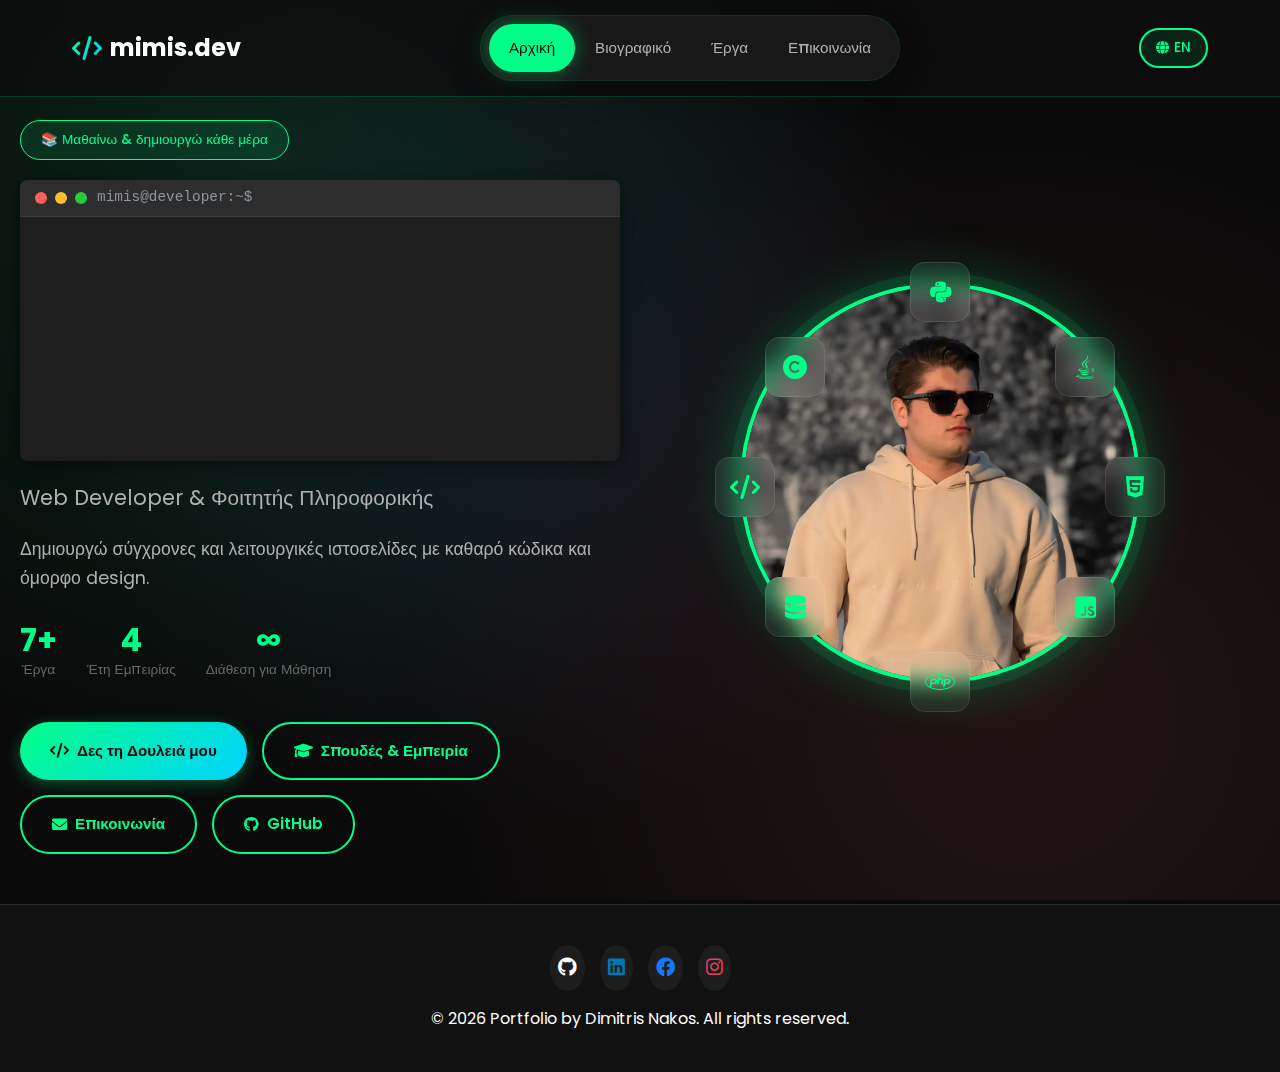
<file: index.html>
<!DOCTYPE html>
<html lang="el">
<head>
    <meta charset="UTF-8">
    <meta name="viewport" content="width=device-width, initial-scale=1.0">
    <title>Δημήτριος Νάκος - Web Developer</title>
    <meta name="description" content="Φοιτητής προγραμματισμού με πάθος για την ανάπτυξη web εφαρμογών. Μαθαίνω νέες τεχνολογίες κάθε μέρα.">
    <link rel="stylesheet" href="Untitled-2.css">
    <link href="https://fonts.googleapis.com/css2?family=Poppins:wght@300;400;500;600;700;800&display=swap" rel="stylesheet">
    <link rel="stylesheet" href="https://cdnjs.cloudflare.com/ajax/libs/font-awesome/6.0.0/css/all.min.css">
    <link rel="icon" href="https://via.placeholder.com/32x32/3498db/ffffff?text=DN" type="image/x-icon">
</head>
<body>
    <!-- Navigation -->
    <nav class="navbar">
        <div class="nav-container">
            <div class="nav-logo">
                <a href="index.html"><i class="fas fa-code"></i> mimis.dev</a>
            </div>
            <div class="nav-menu">
                <a href="index.html" class="nav-link active" data-lang="nav.home">Αρχική</a>
                <a href="about.html" class="nav-link" data-lang="nav.about">Βιογραφικό</a>
                <a href="projects.html" class="nav-link" data-lang="nav.projects">Έργα</a>
                <a href="contact.html" class="nav-link" data-lang="nav.contact">Επικοινωνία</a>
            </div>
            <div class="nav-extras">
                <button class="lang-toggle" onclick="toggleLanguage()">
                    <i class="fas fa-globe"></i> EN
                </button>
                <div class="hamburger">
                    <span class="bar"></span>
                    <span class="bar"></span>
                    <span class="bar"></span>
                </div>
            </div>
        </div>
    </nav>

    <!-- Hero Section -->
    <section id="home" class="hero">
        <div class="hero-content">
            <div class="hero-badge">
                <span data-lang="hero.badge">📚 Μαθαίνω & δημιουργώ κάθε μέρα</span>
            </div>
            <h1>
                <div class="terminal-window">
                    <div class="terminal-header">
                        <div class="terminal-buttons">
                            <span class="btn-close"></span>
                            <span class="btn-minimize"></span>
                            <span class="btn-maximize"></span>
                        </div>
                        <span class="terminal-title">mimis@developer:~$</span>
                    </div>
                    <div class="terminal-body">
                        <div class="terminal-line">
                            <span class="prompt">$</span> <span class="command">whoami</span>
                        </div>
                        <div class="terminal-line output">
                            <span class="highlight" data-lang="hero.name">Δημήτρης Νάκος</span>
                        </div>
                        <div class="terminal-line">
                            <span class="prompt">$</span> <span class="command">echo "<span data-lang="hero.greeting">Γεια σας!</span>"</span>
                        </div>
                        <div class="terminal-line output" data-lang="hero.greeting">
                            Γεια σας!
                        </div>
                        <div class="terminal-line">
                            <span class="prompt">$</span> <span class="cursor">_</span>
                        </div>
                    </div>
                </div>
            </h1>
            <h2 class="hero-subtitle" data-lang="hero.title">
                <i class="fas fa-code"></i> Web Developer | 
                <i class="fas fa-network-wired"></i> Τεχνικός Δικτύων | 
                <i class="fas fa-user-tie"></i> IT Manager
            </h2>
            <p class="hero-description" data-lang="hero.description">Φοιτητής προγραμματισμού που αγαπά να δημιουργεί ιστοσελίδες και να μαθαίνει νέες τεχνολογίες. Κάθε μέρα εξερευνώ τον κόσμο του web development και δημιουργώ projects που με ενθουσιάζουν.</p>
            
            <div class="hero-stats">
                <div class="stat-item">
                    <span class="stat-number">7+</span>
                    <span class="stat-label" data-lang="stats.projects">Learning Projects</span>
                </div>
                <div class="stat-item">
                    <span class="stat-number">4</span>
                    <span class="stat-label" data-lang="stats.experience">Έτη Μάθησης</span>
                </div>
                <div class="stat-item">
                    <span class="stat-number">∞</span>
                    <span class="stat-label" data-lang="stats.learning">Διάθεση για Μάθηση</span>
                </div>
            </div>
            
            <div class="hero-buttons">
                <a href="projects.html" class="btn btn-primary">
                    <i class="fas fa-code"></i> <span data-lang="hero.viewWork">Δείτε τα Projects μου</span>
                </a>
                <a href="about.html" class="btn btn-outline">
                    <i class="fas fa-graduation-cap"></i> <span data-lang="hero.about">Σπουδές & Εμπειρία</span>
                </a>
                <a href="contact.html" class="btn btn-outline">
                    <i class="fas fa-envelope"></i> <span data-lang="hero.contact">Στείλτε μήνυμα</span>
                </a>
                <a href="https://github.com/Mimisnak" class="btn btn-outline" target="_blank">
                    <i class="fab fa-github"></i> GitHub
                </a>
            </div>
        </div>
        
        <div class="hero-image">
            <div class="image-container">
                <img src="images/503944595_18402722887111142_2495108061264005510_n.jpg" alt="Δημήτριος Νάκος - Web Developer" onerror="this.src='https://via.placeholder.com/400x400/667eea/ffffff?text=Dimitrios+Nakos'">
                <div class="floating-icons">
                    <div class="float-icon python"><i class="fab fa-python"></i></div>
                    <div class="float-icon java"><i class="fab fa-java"></i></div>
                    <div class="float-icon html5"><i class="fab fa-html5"></i></div>
                    <div class="float-icon javascript"><i class="fab fa-js-square"></i></div>
                    <div class="float-icon php"><i class="fab fa-php"></i></div>
                    <div class="float-icon database"><i class="fas fa-database"></i></div>
                    <div class="float-icon cpp"><i class="fas fa-code"></i></div>
                    <div class="float-icon c-lang"><i class="fas fa-copyright"></i></div>
                </div>
            </div>
        </div>
    </section>

    <!-- Footer -->
    <footer class="footer">
        <div class="container">
            <div class="footer-content">
                <div class="social-links">
                    <a href="https://github.com/Mimisnak" target="_blank"><i class="fab fa-github"></i></a>
                    <a href="https://www.linkedin.com/in/dimitrios-nakos-a669022a9/" target="_blank"><i class="fab fa-linkedin"></i></a>
                    <a href="https://www.facebook.com/dimitris.nakos.357" target="_blank"><i class="fab fa-facebook"></i></a>
                    <a href="https://www.instagram.com/dimitris_nakos_/" target="_blank"><i class="fab fa-instagram"></i></a>
                </div>
                <p data-lang="footer.rights">&copy; 2025 Portfolio by Dimitris Nakos. All rights reserved.</p>
            </div>
        </div>
    </footer>

    <script src="Untitled-2.js"></script>
    <script src="lang.js"></script>
</body>
</html>
</file>
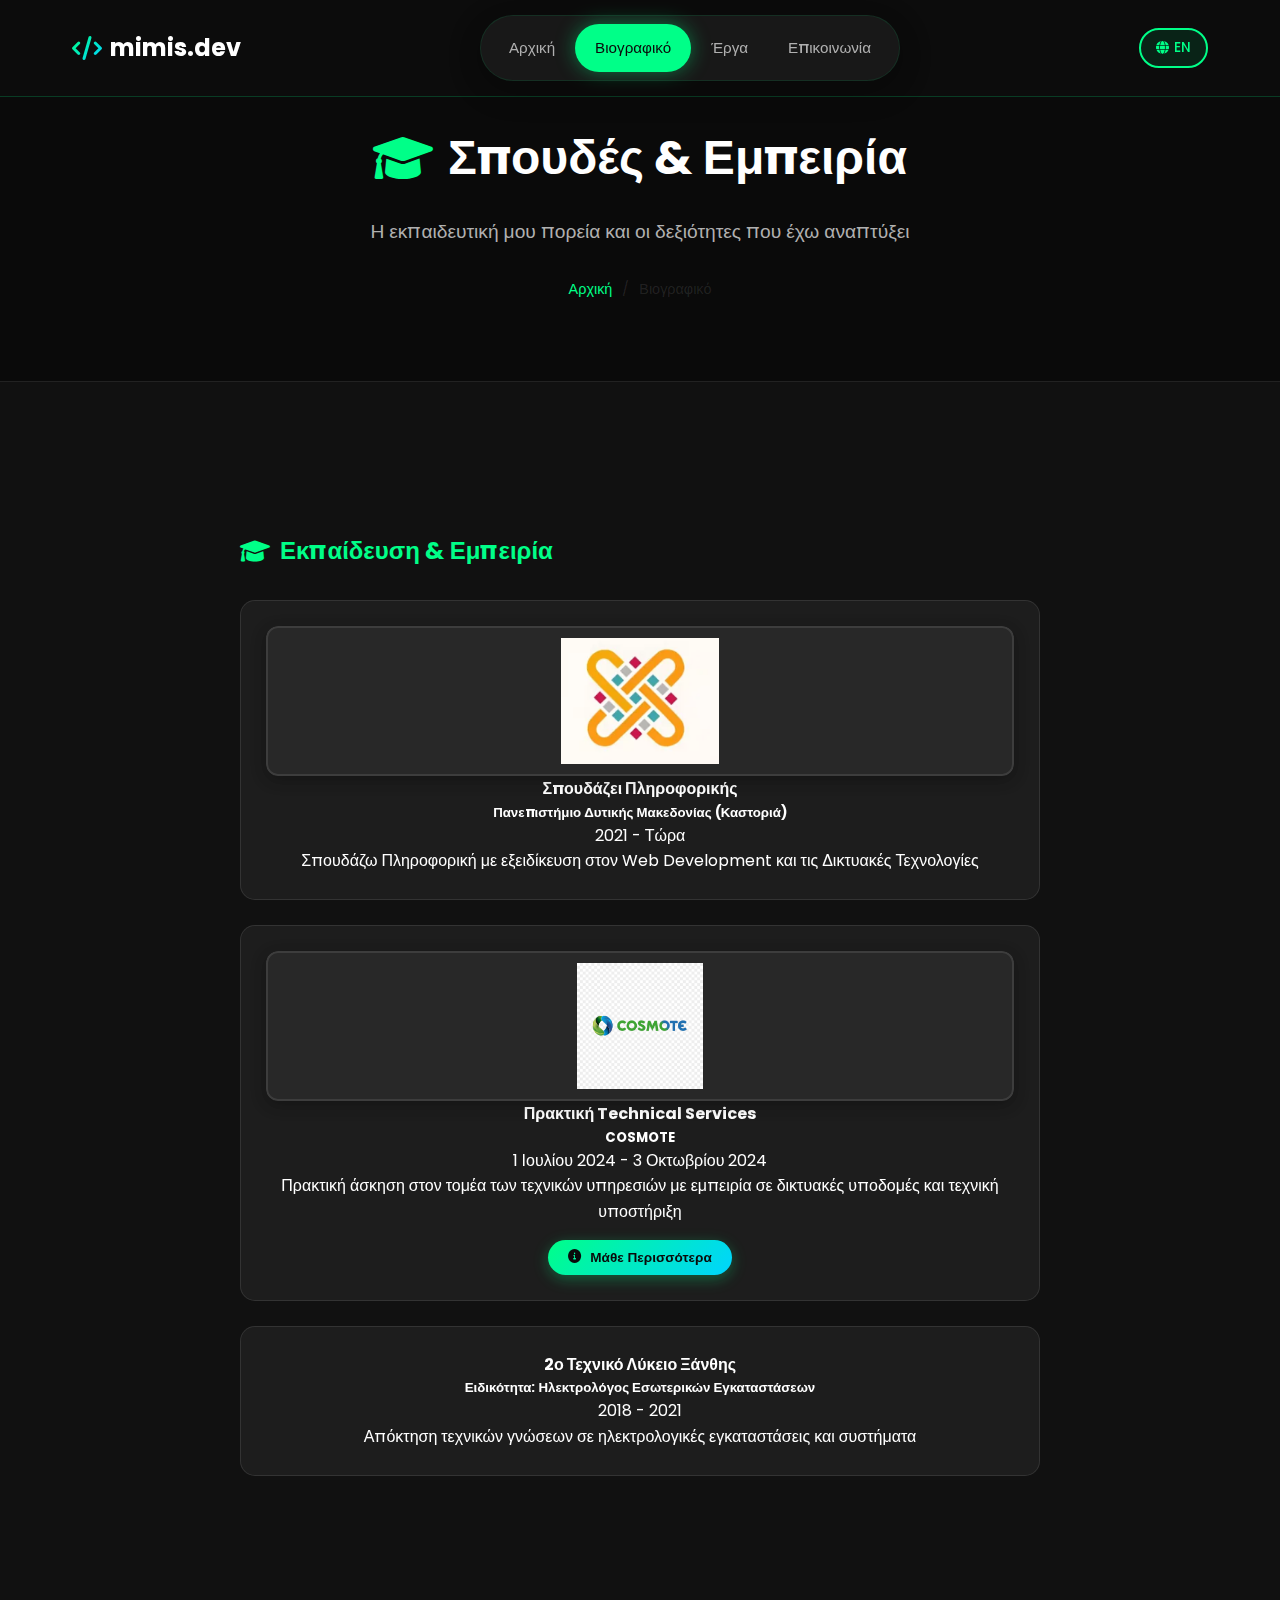
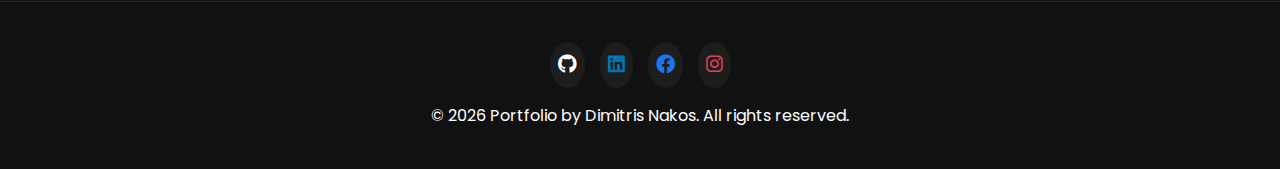
<file: about.html>
<!DOCTYPE html>
<html lang="el">
<head>
    <meta charset="UTF-8">
    <meta name="viewport" content="width=device-width, initial-scale=1.0">
    <title>Σπουδές & Εμπειρία - Δημήτριος Νάκος</title>
    <meta name="description" content="Οι σπουδές και η εμπειρία του Δημήτρη Νάκου">
    <link rel="stylesheet" href="./Untitled-2.css">
    <link href="https://fonts.googleapis.com/css2?family=Poppins:wght@300;400;500;600;700;800&display=swap" rel="stylesheet">
    <link rel="stylesheet" href="https://cdnjs.cloudflare.com/ajax/libs/font-awesome/6.0.0/css/all.min.css">
    <link rel="icon" href="https://via.placeholder.com/32x32/3498db/ffffff?text=DN" type="image/x-icon">
</head>
<body>
    <!-- Navigation -->
    <nav class="navbar">
        <div class="nav-container">
            <div class="nav-logo">
                <a href="index.html"><i class="fas fa-code"></i> mimis.dev</a>
            </div>
            <div class="nav-menu">
                <a href="index.html" class="nav-link" data-lang="nav.home">Αρχική</a>
                <a href="about.html" class="nav-link active" data-lang="nav.about">Βιογραφικό</a>
                <a href="projects.html" class="nav-link" data-lang="nav.projects">Έργα</a>
                <a href="contact.html" class="nav-link" data-lang="nav.contact">Επικοινωνία</a>
            </div>
            <div class="nav-extras">
                <button class="lang-toggle" onclick="toggleLanguage()">
                    <i class="fas fa-globe"></i> EN
                </button>
                <div class="hamburger">
                    <span class="bar"></span>
                    <span class="bar"></span>
                    <span class="bar"></span>
                </div>
            </div>
        </div>
    </nav>

    <!-- Page Header -->
    <section class="page-header">
        <div class="container">
            <div class="header-content">
                <h1><i class="fas fa-graduation-cap"></i> <span data-lang="about.title">Σπουδές & Εμπειρία</span></h1>
                <p data-lang="about.subtitle">Η εκπαιδευτική μου πορεία και οι δεξιότητες που έχω αναπτύξει</p>
                <div class="breadcrumb">
                    <a href="index.html" data-lang="breadcrumb.home">Αρχική</a> <span>/</span> <span data-lang="breadcrumb.about">Βιογραφικό</span>
                </div>
            </div>
        </div>
    </section>

    <!-- About Section -->
    <section id="about" class="about">
        <div class="container">
            <div class="about-content" style="display: flex; justify-content: center;">
                <div class="education" style="max-width: 800px; width: 100%; text-align: center;">
                    <h3 style="text-align: center;"><i class="fas fa-graduation-cap"></i> <span data-lang="about.education">Εκπαίδευση & Εμπειρία</span></h3>
                    
                    <!-- Πανεπιστήμιο -->
                    <div class="timeline-item" style="text-align: center;">
                        <div class="timeline-image" style="margin: 0 auto;">
                            <img src="images/panepistimio.png" alt="Πανεπιστήμιο Δυτικής Μακεδονίας" onerror="this.style.display='none'; this.nextElementSibling.style.display='flex';">
                            <div class="timeline-image-placeholder" style="display: none;">
                                <i class="fas fa-university"></i>
                                <span>Εικόνα Πανεπιστημίου</span>
                            </div>
                        </div>
                        <h4 data-lang="about.university">Σπουδάζει Πληροφορικής</h4>
                        <h5 data-lang="about.university.name">Πανεπιστήμιο Δυτικής Μακεδονίας (Καστοριά)</h5>
                        <span class="timeline-date">2021 - <span data-lang="about.present">Τώρα</span></span>
                        <p data-lang="about.university.desc">Σπουδάζω Πληροφορική με εξειδίκευση στον Web Development και τις Δικτυακές Τεχνολογίες</p>
                    </div>

                    <!-- Πρακτική -->
                    <div class="timeline-item" style="text-align: center;">
                        <div class="timeline-image" style="margin: 0 auto;">
                            <img src="images/cosmote.png" alt="COSMOTE" onerror="this.style.display='none'; this.nextElementSibling.style.display='flex';">
                            <div class="timeline-image-placeholder" style="display: none;">
                                <i class="fas fa-briefcase"></i>
                                <span>Εικόνα COSMOTE</span>
                            </div>
                        </div>
                        <h4 data-lang="about.internship">Πρώην Πρακτική Technical Services</h4>
                        <h5 data-lang="about.internship.company">COSMOTE - Ξάνθη, Θράκη</h5>
                        <span class="timeline-date" data-lang="about.internship.date">1 Ιουλίου 2024 - 3 Οκτωβρίου 2024</span>
                        <p data-lang="about.internship.desc">Πρακτική άσκηση στον τομέα των τεχνικών υπηρεσιών με εμπειρία σε δικτυακές υποδομές και τεχνική υποστήριξη</p>
                        <button class="btn btn-small btn-primary" onclick="showInternshipDetails()" style="margin-top: 15px; background: var(--gradient-2); color: var(--primary-bg); border: none; padding: 10px 20px; border-radius: 20px; cursor: pointer; font-weight: 600; transition: all 0.3s ease;">
                            <i class="fas fa-info-circle"></i> <span data-lang="about.internship.learnMore">Μάθε Περισσότερα</span>
                        </button>
                    </div>

                    <!-- Λύκειο -->
                    <div class="timeline-item" style="text-align: center;">
                        <h4 data-lang="about.highschool">2ο Τεχνικό Λύκειο Ξάνθης</h4>
                        <h5 data-lang="about.highschool.spec">Ειδικότητα: Ηλεκτρολόγος Εσωτερικών Εγκαταστάσεων</h5>
                        <span class="timeline-date">2018 - 2021</span>
                        <p data-lang="about.highschool.desc">Απόκτηση τεχνικών γνώσεων σε ηλεκτρολογικές εγκαταστάσεις και συστήματα</p>
                    </div>
                </div>
            </div>
        </div>
    </section>

    <!-- Internship Details Modal -->
    <div id="internshipModal" class="phone-modal">
        <div class="phone-modal-content" style="max-width: 700px; max-height: 80vh; overflow-y: auto;">
            <h3><i class="fas fa-briefcase"></i> <span data-lang="about.internship.modal.title">Λεπτομέρειες Πρακτικής - COSMOTE</span></h3>
            <div style="text-align: left; line-height: 1.6; color: var(--text-secondary);">
                <p data-lang="about.internship.modal.text">Η μοναδική εργασιακή εμπειρία που είχα ήταν μια τρίμηνη πρακτική άσκηση στη Cosmote μέσω ΤΤΛΠ, όπου εργάστηκα ως τεχνικός πεδίου στο Κέντρο Διανομής Οπτικών Ινών Ξάνθης. Εκεί, είχα την ευκαιρία να εργαστώ, πέρα από το τεχνικό μέρος (νέες συνδέσεις, βλάβες, μεταφορές κ.λπ.), με οπτικές ίνες. Ήμουν, μαζί με έναν συνάδελφο, από τους πρώτους που εγκατέστησαν οπτικές ίνες στη Ξάνθη, εκτελώντας συνδέσεις και επισκευάζοντας βλάβες. Κατά τη διάρκεια της πρακτικής μου στη Cosmote, ολοκληρώσαμε 40 πρώτες συνδέσεις σε όλη τη Ξάνθη. Ακόμη και όταν άρχισαν άλλοι, μας ζητούσαν να τους δείξουμε τα προβλήματα που αντιμετωπίζαμε. Εργάστηκα επίσης με εξοπλισμό Cisco. Η πρακτική μου συνέπεσε με την αλλαγή προγράμματος από WFM σε FSM. Συνολικά, κατά τη διάρκεια αυτής της τρίμηνης περιόδου έμαθα πολλά και ήμουν έτοιμος για μόνιμη θέση στη Cosmote, αλλά η πρακτική μου τελείωσε.</p>
            </div>
            <button class="close-btn" onclick="closeInternshipModal()" data-lang="about.internship.modal.close">Κλείσιμο</button>
        </div>
    </div>

    <!-- Footer -->
    <footer class="footer">
        <div class="container">
            <div class="footer-content">
                <div class="social-links">
                    <a href="https://github.com/Mimisnak" target="_blank"><i class="fab fa-github"></i></a>
                    <a href="https://www.linkedin.com/in/dimitrios-nakos-a669022a9/" target="_blank"><i class="fab fa-linkedin"></i></a>
                    <a href="https://www.facebook.com/dimitris.nakos.357" target="_blank"><i class="fab fa-facebook"></i></a>
                    <a href="https://www.instagram.com/dimitris_nakos_/" target="_blank"><i class="fab fa-instagram"></i></a>
                </div>
                <p data-lang="footer.rights">&copy; 2026 Portfolio by Dimitris Nakos. All rights reserved.</p>
            </div>
        </div>
    </footer>

    <script src="./Untitled-2.js"></script>
    <script src="./lang.js"></script>
    <script>
        function showInternshipDetails() {
            document.getElementById('internshipModal').style.display = 'flex';
        }
        
        function closeInternshipModal() {
            document.getElementById('internshipModal').style.display = 'none';
        }
        
        // Close modal when clicking outside
        document.getElementById('internshipModal').addEventListener('click', function(e) {
            if (e.target === this) {
                closeInternshipModal();
            }
        });
    </script>
</body>
</html>
</file>
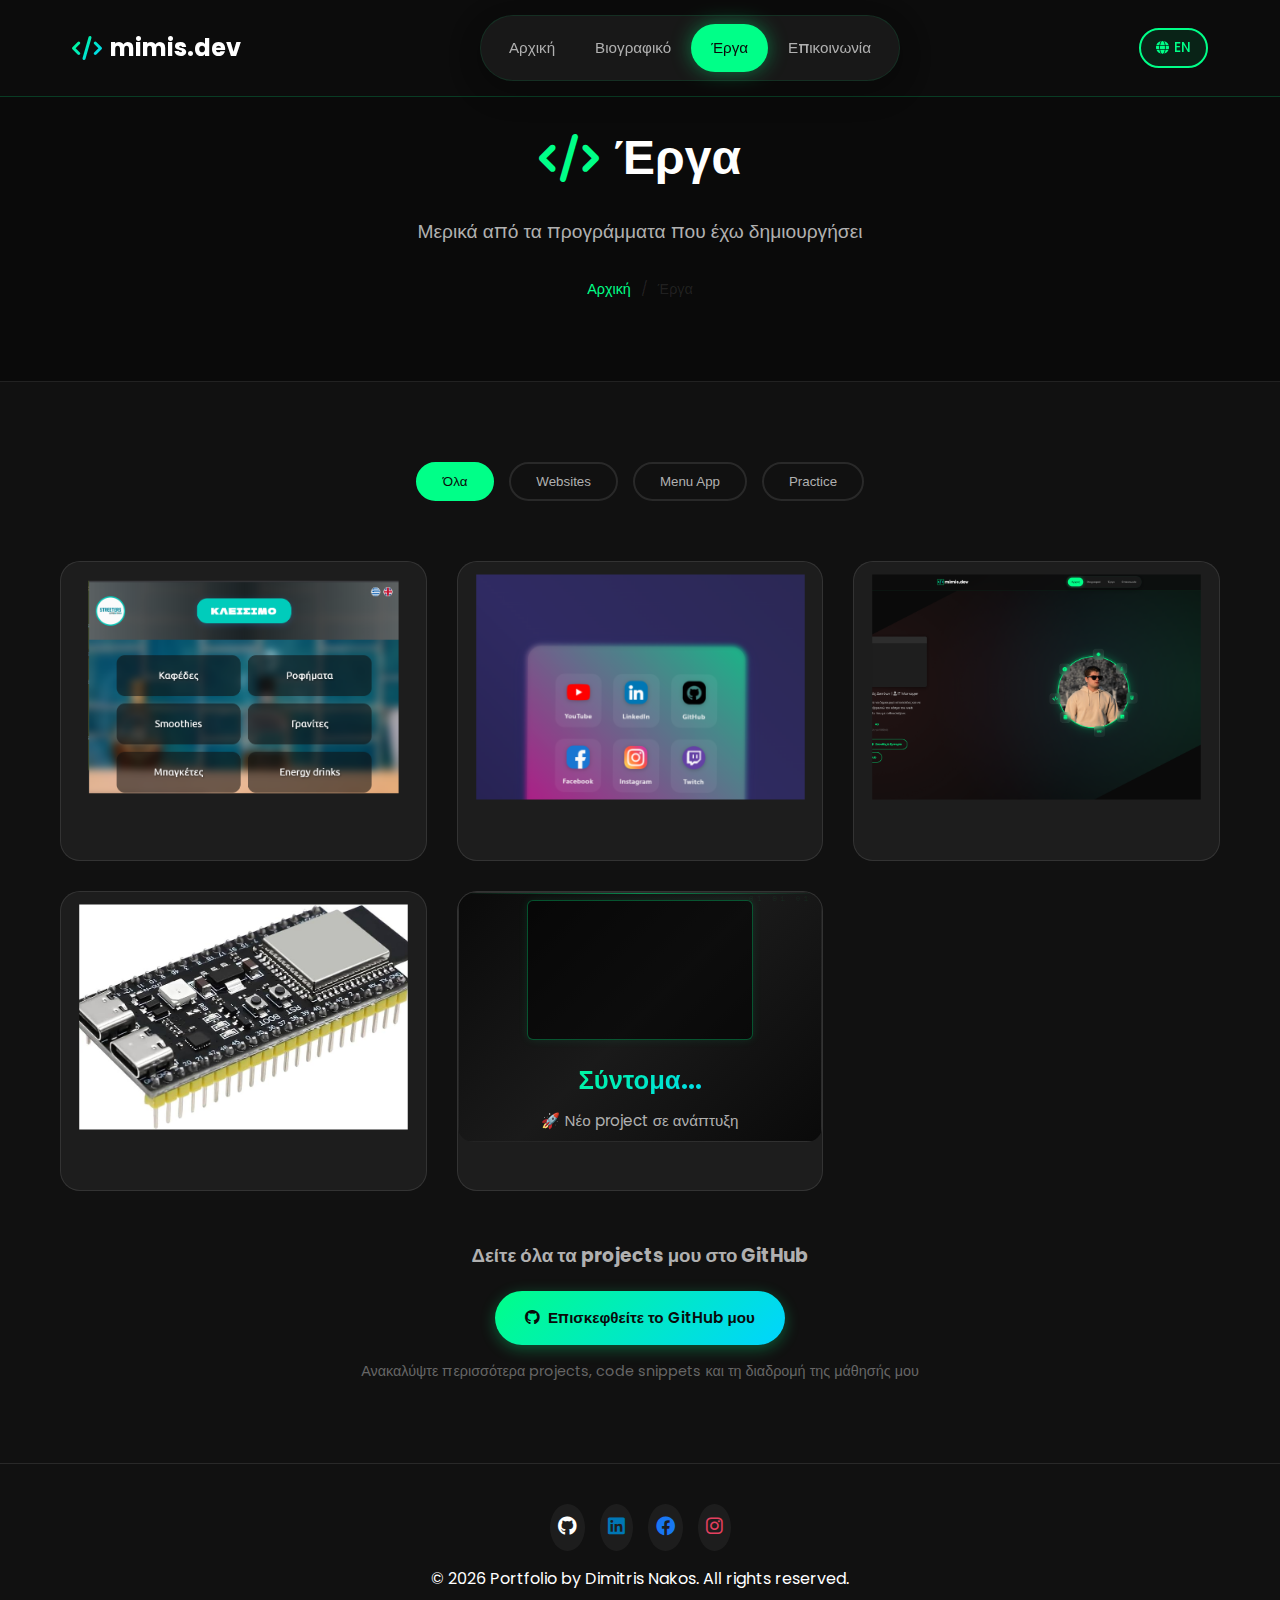
<file: projects.html>
<!DOCTYPE html>
<html lang="el">
<head>
    <meta charset="UTF-8">
    <meta name="viewport" content="width=device-width, initial-scale=1.0">
    <title>Projects - Δημήτριος Νάκος</title>
    <meta name="description" content="Τα projects και έργα του Δημήτρη Νάκου - Web Developer">
    <link rel="stylesheet" href="./Untitled-2.css">
    <link href="https://fonts.googleapis.com/css2?family=Poppins:wght@300;400;500;600;700;800&display=swap" rel="stylesheet">
    <link rel="stylesheet" href="https://cdnjs.cloudflare.com/ajax/libs/font-awesome/6.0.0/css/all.min.css">
    <link rel="icon" href="https://via.placeholder.com/32x32/3498db/ffffff?text=DN" type="image/x-icon">
</head>
<body>
    <!-- Navigation -->
    <nav class="navbar">
        <div class="nav-container">
            <div class="nav-logo">
                <a href="index.html"><i class="fas fa-code"></i> mimis.dev</a>
            </div>
            <div class="nav-menu">
                <a href="index.html" class="nav-link" data-lang="nav.home">Αρχική</a>
                <a href="about.html" class="nav-link" data-lang="nav.about">Βιογραφικό</a>
                <a href="projects.html" class="nav-link active" data-lang="nav.projects">Έργα</a>
                <a href="contact.html" class="nav-link" data-lang="nav.contact">Επικοινωνία</a>
            </div>
            <div class="nav-extras">
                <button class="lang-toggle" onclick="toggleLanguage()">
                    <i class="fas fa-globe"></i> EN
                </button>
                <div class="hamburger">
                    <span class="bar"></span>
                    <span class="bar"></span>
                    <span class="bar"></span>
                </div>
            </div>
        </div>
    </nav>

    <!-- Page Header -->
    <section class="page-header">
        <div class="container">
            <div class="header-content">
                <h1><i class="fas fa-code"></i> <span data-lang="projects.title">Τα Projects μου</span></h1>
                <p data-lang="projects.subtitle">Πραγματικά projects από το GitHub μου - δείτε τον κώδικα και τις εφαρμογές που έχω δημιουργήσει</p>
                <div class="breadcrumb">
                    <a href="index.html" data-lang="breadcrumb.home">Αρχική</a> <span>/</span> <span data-lang="breadcrumb.projects">Έργα</span>
                </div>
            </div>
        </div>
    </section>

    <!-- Portfolio Section -->
    <section id="portfolio" class="portfolio">
        <div class="container">
            <div class="portfolio-filters">
                <button class="filter-btn active" data-filter="all" data-lang="projects.all">Όλα</button>
                <button class="filter-btn" data-filter="web" data-lang="projects.websites">Websites</button>
                <button class="filter-btn" data-filter="menu" data-lang="projects.menu">Menu App</button>
                <button class="filter-btn" data-filter="practice" data-lang="projects.practice">Practice</button>
            </div>

            <div class="portfolio-grid">
                <!-- Streeters Menu Project -->
                <div class="portfolio-item" data-category="web menu">
                    <div class="portfolio-image">
                        <img src="images/Screenshot 2025-06-25 193702.png" alt="Streeters Menu" onerror="this.src='https://via.placeholder.com/600x400/e74c3c/ffffff?text=Streeters+Menu'">
                        <div class="portfolio-overlay">
                            <div class="portfolio-content">
                                <h3>Streeters Menu</h3>
                                <div class="portfolio-links">
                                    <a href="http://streeters.sverkos.net/" class="btn btn-small" target="_blank" rel="noopener noreferrer">
                                        <i class="fas fa-globe"></i> <span data-lang="projects.viewSite">View Site</span>
                                    </a>
                                    <a href="https://github.com/Mimisnak/streeters-menu" class="btn btn-small btn-secondary" target="_blank" rel="noopener noreferrer">
                                        <i class="fab fa-github"></i> <span data-lang="projects.readmeGithub">README</span>
                                    </a>
                                </div>
                            </div>
                        </div>
                    </div>
                </div>

                <!-- Mimis HTML Project -->
                <div class="portfolio-item" data-category="web practice">
                    <div class="portfolio-image">
                        <img src="images/Screenshot 2025-06-25 193622.png" alt="Mimis HTML" onerror="this.src='https://via.placeholder.com/600x400/3498db/ffffff?text=Mimis+HTML'">
                        <div class="portfolio-overlay">
                            <div class="portfolio-content">
                                <h3>Mimis HTML - Linktree</h3>
                                <div class="portfolio-links">
                                    <a href="https://mimisnak.github.io/mimis.html" class="btn btn-small" target="_blank" rel="noopener noreferrer">
                                        <i class="fas fa-external-link-alt"></i> <span data-lang="projects.liveDemo">View Live</span>
                                    </a>
                                    <a href="https://github.com/Mimisnak/mimis.html" class="btn btn-small btn-secondary" target="_blank" rel="noopener noreferrer">
                                        <i class="fab fa-github"></i> <span data-lang="projects.sourceCode">GitHub</span>
                                    </a>
                                </div>
                            </div>
                        </div>
                    </div>
                </div>

                <!-- Portfolio Website Project -->
                <div class="portfolio-item" data-category="web practice">
                    <div class="portfolio-image">
                        <img src="images/Screenshot 2025-06-25 212506.png" alt="Portfolio Website" onerror="this.src='https://via.placeholder.com/600x400/667eea/ffffff?text=Portfolio+Website'">
                        <div class="portfolio-overlay">
                            <div class="portfolio-content">
                                <h3>Personal Portfolio</h3>
                                <div class="portfolio-links">
                                    <a href="index.html" class="btn btn-small">
                                        <i class="fas fa-external-link-alt"></i> <span data-lang="projects.liveDemo">View Live</span>
                                    </a>
                                    <a href="https://github.com/Mimisnak/portfolio" class="btn btn-small btn-secondary" target="_blank" rel="noopener noreferrer">
                                        <i class="fab fa-github"></i> <span data-lang="projects.sourceCode">GitHub</span>
                                    </a>
                                </div>
                            </div>
                        </div>
                    </div>
                </div>

                <!-- Smart Greenhouse Project -->
                <div class="portfolio-item" data-category="web practice">
                    <div class="portfolio-image">
                        <img src="images/esp32-greenhouse.jpg" alt="Smart Greenhouse" onerror="this.src='https://via.placeholder.com/600x400/2ecc71/ffffff?text=Smart+Greenhouse'">
                        <div class="portfolio-overlay">
                            <div class="portfolio-content">
                                <h3>Smart Greenhouse IoT</h3>
                                <div class="portfolio-links">
                                    <a href="https://mimisnak.github.io/SmartGreenhouse/" class="btn btn-small" target="_blank" rel="noopener noreferrer">
                                        <i class="fas fa-globe"></i> <span data-lang="projects.viewDemo">View Demo</span>
                                    </a>
                                    <a href="https://github.com/Mimisnak/SmartGreenhouse" class="btn btn-small btn-secondary" target="_blank" rel="noopener noreferrer">
                                        <i class="fab fa-github"></i> <span data-lang="projects.readmeGithub">README</span>
                                    </a>
                                </div>
                            </div>
                        </div>
                    </div>
                </div>

                <!-- Coming Soon Project -->
                <div class="portfolio-item" data-category="web practice">
                    <div class="portfolio-image">
                        <div class="coming-soon-container">
                            <div class="scanline"></div>
                            <div class="code-animation">
                                <div class="code-line">
                                    <span class="code-keyword">function</span> <span class="code-function">nextProject</span>() {
                                </div>
                                <div class="code-line">
                                    &nbsp;&nbsp;<span class="code-keyword">return</span> <span class="code-string">"Amazing Things"</span>;
                                </div>
                                <div class="code-line">
                                    }
                                </div>
                                <div class="code-line">
                                    <span class="code-comment">// Loading... 🚀</span>
                                </div>
                            </div>
                            <div class="coming-soon-text">
                                <h3 data-lang="projects.coming">Coming Soon</h3>
                                <p>🚀 <span data-lang="projects.comingSoon.desc">Νέο project σε ανάπτυξη</span></p>
                            </div>
                        </div>
                    </div>
                </div>
            </div>

            <!-- GitHub Link Section -->
            <div class="github-cta">
                <h3 data-lang="projects.github.title">Δείτε όλα τα projects μου στο GitHub</h3>
                <a href="https://github.com/Mimisnak" class="btn btn-primary" target="_blank" rel="noopener noreferrer">
                    <i class="fab fa-github"></i> <span data-lang="projects.github.visit">Επισκεφθείτε το GitHub μου</span>
                </a>
                <p data-lang="projects.github.desc">Ανακαλύψτε περισσότερα projects, code snippets και τη διαδρομή της μάθησής μου</p>
            </div>
        </div>
    </section>

    <!-- Footer -->
    <footer class="footer">
        <div class="container">
            <div class="footer-content">
                <div class="social-links">
                    <a href="https://github.com/Mimisnak" target="_blank" rel="noopener noreferrer" title="GitHub"><i class="fab fa-github"></i></a>
                    <a href="https://www.linkedin.com/in/dimitrios-nakos-a669022a9/" target="_blank" rel="noopener noreferrer" title="LinkedIn"><i class="fab fa-linkedin"></i></a>
                    <a href="https://www.facebook.com/dimitris.nakos.357" target="_blank" rel="noopener noreferrer" title="Facebook"><i class="fab fa-facebook"></i></a>
                    <a href="https://www.instagram.com/dimitris_nakos_/" target="_blank" rel="noopener noreferrer" title="Instagram"><i class="fab fa-instagram"></i></a>
                </div>
                <p data-lang="footer.rights">&copy; 2026 Portfolio by Dimitris Nakos. All rights reserved.</p>
            </div>
        </div>
    </footer>

    <script src="./Untitled-2.js"></script>
    <script src="./lang.js"></script>
</body>
</html>
        
    </script>
</body>
</html>
</file>
<file: Untitled-2.css>
/* Modern Dark Portfolio UI */
* {
    margin: 0;
    padding: 0;
    box-sizing: border-box;
}

:root {
    /* Dark Theme Colors */
    --primary-bg: #0a0a0a;
    --secondary-bg: #111111;
    --glass-bg: rgba(255, 255, 255, 0.05);
    --accent-color: #00ff88;
    --text-primary: #ffffff;
    --text-secondary: #b0b0b0;
    --text-muted: #666666;
    --gradient-2: linear-gradient(135deg, #00ff88 0%, #00d4ff 100%);
    --border-color: rgba(255, 255, 255, 0.1);
    --shadow-hover: 0 16px 64px rgba(0, 255, 136, 0.2);
}

body {
    font-family: 'Poppins', sans-serif;
    background: var(--primary-bg);
    color: var(--text-primary);
    line-height: 1.6;
    overflow-x: hidden;
}

/* Animated Background */
body::before {
    content: '';
    position: fixed;
    top: 0;
    left: 0;
    width: 100%;
    height: 100%;
    background: 
        radial-gradient(circle at 20% 20%, rgba(0, 255, 136, 0.1) 0%, transparent 50%),
        radial-gradient(circle at 80% 80%, rgba(255, 107, 107, 0.1) 0%, transparent 50%),
        radial-gradient(circle at 40% 40%, rgba(102, 126, 234, 0.1) 0%, transparent 50%);
    z-index: -1;
    animation: backgroundMove 20s ease-in-out infinite;
}

@keyframes backgroundMove {
    0%, 100% { transform: scale(1) rotate(0deg); }
    50% { transform: scale(1.1) rotate(180deg); }
}

.container {
    max-width: 1200px;
    margin: 0 auto;
    padding: 0 20px;
}

/* Navigation */
.navbar {
    position: fixed;
    top: 0;
    left: 0;
    width: 100%;
    z-index: 1000;
    padding: 15px 0;
    backdrop-filter: blur(20px);
    background: rgba(13, 13, 13, 0.8);
    border-bottom: 1px solid rgba(0, 255, 136, 0.2);
    transition: all 0.3s ease;
}

.nav-container {
    max-width: 1200px;
    margin: 0 auto;
    padding: 0 2rem;
    display: flex;
    justify-content: space-between;
    align-items: center;
}

.nav-logo a {
    color: var(--text-primary);
    text-decoration: none;
    font-size: 1.5rem;
    font-weight: 700;
    display: flex;
    align-items: center;
    gap: 8px;
    transition: all 0.3s ease;
}

.nav-logo a:hover {
    color: var(--accent-color);
    transform: scale(1.05);
}

.nav-logo i {
    background: var(--gradient-2);
    -webkit-background-clip: text;
    -webkit-text-fill-color: transparent;
    animation: pulse 2s infinite;
}

@keyframes pulse {
    0%, 100% { transform: scale(1); }
    50% { transform: scale(1.1); }
}

.nav-menu {
    display: flex;
    gap: 0;
    background: rgba(255, 255, 255, 0.05);
    backdrop-filter: blur(10px);
    border-radius: 50px;
    padding: 8px;
    border: 1px solid rgba(0, 255, 136, 0.1);
    box-shadow: 0 8px 32px rgba(0, 0, 0, 0.3);
}

.nav-link {
    color: var(--text-secondary);
    text-decoration: none;
    padding: 12px 20px;
    border-radius: 25px;
    font-weight: 500;
    font-size: 0.95rem;
    transition: all 0.3s ease;
    position: relative;
    overflow: hidden;
}

.nav-link::before {
    content: '';
    position: absolute;
    top: 0;
    left: -100%;
    width: 100%;
    height: 100%;
    background: linear-gradient(90deg, transparent, rgba(0, 255, 136, 0.1), transparent);
    transition: all 0.5s ease;
}

.nav-link:hover::before {
    left: 100%;
}

.nav-link:hover {
    color: var(--accent-color);
    background: rgba(0, 255, 136, 0.1);
    transform: translateY(-2px);
    box-shadow: 0 5px 15px rgba(0, 255, 136, 0.2);
}

.nav-link.active {
    color: var(--primary-bg);
    background: var(--accent-color);
    box-shadow: 0 0 20px rgba(0, 255, 136, 0.4);
}

/* Improved Hamburger */
.hamburger {
    display: none;
    flex-direction: column;
    cursor: pointer;
    padding: 8px;
    border-radius: 8px;
    background: rgba(255, 255, 255, 0.05);
    backdrop-filter: blur(10px);
    border: 1px solid rgba(0, 255, 136, 0.2);
    transition: all 0.3s ease;
}

.hamburger:hover {
    background: rgba(0, 255, 136, 0.1);
    transform: scale(1.05);
}

.bar {
    width: 20px;
    height: 2px;
    background: var(--accent-color);
    margin: 2px 0;
    transition: all 0.3s ease;
    border-radius: 2px;
}

.hamburger.active .bar:nth-child(1) {
    transform: rotate(-45deg) translate(-4px, 4px);
}

.hamburger.active .bar:nth-child(2) {
    opacity: 0;
}

.hamburger.active .bar:nth-child(3) {
    transform: rotate(45deg) translate(-4px, -4px);
}

/* Scroll effect */
.navbar.scrolled {
    background: rgba(13, 13, 13, 0.95);
    padding: 10px 0;
    border-bottom: 1px solid rgba(0, 255, 136, 0.3);
}

/* Hero Section */
.hero {
    min-height: 100vh;
    display: flex;
    align-items: center;
    padding: 120px 20px 50px;
    position: relative;
    overflow: hidden;
}

.hero-content {
    flex: 1;
    max-width: 600px;
    z-index: 2;
}

.hero-badge {
    display: inline-block;
    background: rgba(0, 255, 136, 0.1);
    border: 1px solid var(--accent-color);
    color: var(--accent-color);
    padding: 8px 20px;
    border-radius: 25px;
    font-size: 0.85rem;
    font-weight: 500;
    margin-bottom: 20px;
    animation: pulse 2s infinite;
}

@keyframes pulse {
    0%, 100% { box-shadow: 0 0 0 0 rgba(0, 255, 136, 0.7); }
    50% { box-shadow: 0 0 0 10px rgba(0, 255, 136, 0); }
}

.hero h1 {
    font-size: 3.5rem;
    font-weight: 800;
    margin-bottom: 10px;
    line-height: 1.1;
}

.highlight {
    background: var(--gradient-2);
    -webkit-background-clip: text;
    -webkit-text-fill-color: transparent;
    position: relative;
}

.hero-subtitle {
    font-size: 1.3rem;
    color: var(--text-secondary);
    margin-bottom: 20px;
    font-weight: 400;
}

.hero-description {
    font-size: 1.1rem;
    color: var(--text-secondary);
    margin-bottom: 30px;
    line-height: 1.7;
}

.hero-stats {
    display: flex;
    gap: 30px;
    margin: 30px 0;
    flex-wrap: wrap;
}

.stat-item {
    text-align: center;
}

.stat-number {
    display: block;
    font-size: 2rem;
    font-weight: 700;
    color: var(--accent-color);
    line-height: 1;
}

.stat-label {
    font-size: 0.85rem;
    color: var(--text-muted);
    margin-top: 5px;
}

.hero-buttons {
    display: flex;
    gap: 15px;
    margin-top: 40px;
    flex-wrap: wrap;
}

/* Buttons */
.btn {
    padding: 15px 30px;
    border: none;
    border-radius: 50px;
    text-decoration: none;
    font-weight: 600;
    font-size: 0.95rem;
    transition: all 0.3s cubic-bezier(0.4, 0, 0.2, 1);
    cursor: pointer;
    display: inline-flex;
    align-items: center;
    gap: 8px;
    position: relative;
    overflow: hidden;
}

.btn::before {
    content: '';
    position: absolute;
    top: 0;
    left: -100%;
    width: 100%;
    height: 100%;
    background: linear-gradient(90deg, transparent, rgba(255, 255, 255, 0.2), transparent);
    transition: left 0.5s;
}

.btn:hover::before {
    left: 100%;
}

.btn-primary {
    background: var(--gradient-2);
    color: var(--primary-bg);
    box-shadow: 0 4px 15px rgba(0, 255, 136, 0.3);
}

.btn-primary:hover {
    transform: translateY(-3px);
    box-shadow: var(--shadow-hover);
}

.btn-secondary {
    background: transparent;
    color: var(--text-primary);
    border: 2px solid var(--border-color);
}

.btn-secondary:hover {
    background: var(--glass-bg);
    border-color: var(--accent-color);
    transform: translateY(-3px);
}

.btn-outline {
    background: transparent;
    color: var(--accent-color);
    border: 2px solid var(--accent-color);
}

.btn-outline:hover {
    background: var(--accent-color);
    color: var(--primary-bg);
    transform: translateY(-3px);
}

.btn-small {
    padding: 10px 20px;
    font-size: 0.85rem;
}

/* Hero Image */
.hero-image {
    flex: 1;
    display: flex;
    justify-content: center;
    align-items: center;
    position: relative;
}

.image-container {
    position: relative;
    animation: float 6s ease-in-out infinite;
}

@keyframes float {
    0%, 100% { transform: translateY(0px) rotateY(0deg); }
    50% { transform: translateY(-20px) rotateY(10deg); }
}

.image-container img {
    width: 400px;
    height: 400px;
    border-radius: 50%;
    border: 4px solid var(--accent-color);
    box-shadow: 
        0 0 0 10px rgba(0, 255, 136, 0.1),
        0 0 60px rgba(0, 255, 136, 0.3);
}

.floating-icons {
    position: absolute;
    top: 50%;
    left: 50%;
    transform: translate(-50%, -50%);
    width: 500px;
    height: 500px;
}

.float-icon {
    position: absolute;
    width: 60px;
    height: 60px;
    background: var(--glass-bg);
    backdrop-filter: blur(10px);
    border: 1px solid var(--border-color);
    border-radius: 15px;
    display: flex;
    align-items: center;
    justify-content: center;
    font-size: 1.5rem;
    color: var(--accent-color);
    animation: orbit 10s linear infinite;
    transition: all 0.3s ease;
}

.float-icon:hover {
    transform: scale(1.2);
    background: var(--accent-color);
    color: var(--primary-bg);
}

/* 8 floating icons positioned in a circle */
.float-icon:nth-child(1) { top: 5%; left: 50%; transform: translateX(-50%); animation-delay: 0s; }
.float-icon:nth-child(2) { top: 20%; right: 15%; animation-delay: -1.25s; }
.float-icon:nth-child(3) { top: 50%; right: 5%; transform: translateY(-50%); animation-delay: -2.5s; }
.float-icon:nth-child(4) { bottom: 20%; right: 15%; animation-delay: -3.75s; }
.float-icon:nth-child(5) { bottom: 5%; left: 50%; transform: translateX(-50%); animation-delay: -5s; }
.float-icon:nth-child(6) { bottom: 20%; left: 15%; animation-delay: -6.25s; }
.float-icon:nth-child(7) { top: 50%; left: 5%; transform: translateY(-50%); animation-delay: -7.5s; }
.float-icon:nth-child(8) { top: 20%; left: 15%; animation-delay: -8.75s; }

/* Specific colors for each language */
.float-icon.python:hover {
    background: #3776ab;
    color: #ffffff;
}

.float-icon.java:hover {
    background: #ed8b00;
    color: #ffffff;
}

.float-icon.html5:hover {
    background: #e34f26;
    color: #ffffff;
}

.float-icon.javascript:hover {
    background: #f7df1e;
    color: #000000;
}

.float-icon.php:hover {
    background: #777bb4;
    color: #ffffff;
}

.float-icon.database:hover {
    background: #336791;
    color: #ffffff;
}

.float-icon.cpp:hover {
    background: #00599c;
    color: #ffffff;
}

.float-icon.c-lang:hover {
    background: #a8b9cc;
    color: #283593;
}

@keyframes orbit {
    0% { transform: rotate(0deg) translateX(20px) rotate(0deg); }
    100% { transform: rotate(360deg) translateX(20px) rotate(-360deg); }
}

/* Sections */
section {
    padding: 100px 0;
    position: relative;
}

.section-title {
    text-align: center;
    font-size: 3rem;
    font-weight: 700;
    margin-bottom: 20px;
    background: var(--gradient-2);
    -webkit-background-clip: text;
    -webkit-text-fill-color: transparent;
}

.section-subtitle {
    text-align: center;
    font-size: 1.1rem;
    color: var(--text-secondary);
    margin-bottom: 60px;
    max-width: 600px;
    margin-left: auto;
    margin-right: auto;
}

/* About Section */
.about {
    padding: 100px 0;
    background: var(--secondary-bg);
}

.about-content {
    display: grid;
    grid-template-columns: 1fr 1fr;
    gap: 60px;
    margin-top: 50px;
}

.education h3, .skills h3 {
    color: var(--accent-color);
    font-size: 1.5rem;
    margin-bottom: 30px;
    display: flex;
    align-items: center;
    gap: 10px;
}

.timeline-item {
    background: var(--glass-bg);
    padding: 25px;
    border-radius: 15px;
    border: 1px solid var(--border-color);
    backdrop-filter: blur(10px);
    margin-bottom: 25px;
    transition: all 0.3s ease;
}

.timeline-item:hover {
    transform: translateY(-5px);
    box-shadow: 0 10px 30px rgba(0, 255, 136, 0.1);
}

/* Enhanced Timeline Images */
.timeline-image {
    width: 100%;
    height: 150px;
    margin-bottom: 20px;
    position: relative;
    overflow: hidden;
    border-radius: 12px;
    box-shadow: 0 4px 15px rgba(0, 0, 0, 0.3);
}

.timeline-image img {
    width: 100%;
    height: 100%;
    object-fit: contain;
    background: var(--glass-bg);
    border-radius: 12px;
    transition: all 0.3s ease;
    border: 2px solid var(--border-color);
    padding: 10px;
}

.timeline-image img:hover {
    transform: scale(1.02);
    border-color: var(--accent-color);
    box-shadow: 0 8px 25px rgba(0, 255, 136, 0.3);
    background: rgba(0, 255, 136, 0.05);
}

.timeline-image-placeholder {
    width: 100%;
    height: 150px;
    background: var(--secondary-bg);
    border: 2px dashed var(--border-color);
    border-radius: 12px;
    display: flex;
    flex-direction: column;
    align-items: center;
    justify-content: center;
    transition: all 0.3s ease;
    position: absolute;
    top: 0;
    left: 0;
}

.timeline-image-placeholder:hover {
    border-color: var(--accent-color);
    background: rgba(0, 255, 136, 0.05);
}

.timeline-image-placeholder i {
    font-size: 2.5rem;
    color: var(--accent-color);
    margin-bottom: 10px;
}

.timeline-image-placeholder span {
    color: var(--text-muted);
    font-size: 0.9rem;
    text-align: center;
    font-weight: 500;
}

/* Mobile timeline image adjustments */
@media (max-width: 768px) {
    .timeline-image {
        height: 120px;
        margin-bottom: 15px;
    }
    
    .timeline-image-placeholder {
        height: 120px;
    }
    
    .timeline-image img {
        padding: 8px;
    }
    
    .timeline-image-placeholder i {
        font-size: 2rem;
        margin-bottom: 8px;
    }
    
    .timeline-image-placeholder span {
        font-size: 0.8rem;
    }
}

@media (max-width: 480px) {
    .timeline-image {
        height: 100px;
    }
    
    .timeline-image-placeholder {
        height: 100px;
    }
    
    .timeline-image img {
        padding: 6px;
    }
    
    .timeline-image-placeholder i {
        font-size: 1.8rem;
    }
}

/* Portfolio Section */
.portfolio {
    background: var(--secondary-bg);
}

.portfolio-filters {
    display: flex;
    justify-content: center;
    gap: 15px;
    margin-bottom: 50px;
    flex-wrap: wrap;
}

.filter-btn {
    padding: 10px 25px;
    background: transparent;
    border: 2px solid var(--border-color);
    color: var(--text-secondary);
    border-radius: 25px;
    cursor: pointer;
    transition: all 0.3s ease;
    font-weight: 500;
}

.filter-btn.active,
.filter-btn:hover {
    background: var(--accent-color);
    color: var(--primary-bg);
    border-color: var(--accent-color);
}

.portfolio-grid {
    display: grid;
    grid-template-columns: repeat(auto-fit, minmax(350px, 1fr));
    gap: 30px;
    margin-top: 60px;
}

.portfolio-item {
    background: var(--glass-bg);
    border-radius: 20px;
    overflow: hidden;
    transition: all 0.3s ease;
    border: 1px solid var(--border-color);
    height: 300px;
}

.portfolio-item:hover {
    transform: translateY(-10px);
    box-shadow: var(--shadow-hover);
}

.portfolio-image {
    position: relative;
    overflow: hidden;
    border-radius: 15px;
    height: 250px;
}

.portfolio-image img {
    width: 100%;
    height: 250px;
    object-fit: cover;
    transition: transform 0.3s ease;
}

/* Fix specific screenshot positioning */
.portfolio-image img {
    width: 100%;
    height: 250px;
    object-fit: cover;
    transition: transform 0.3s ease;
}

/* Better positioning for first project (Streeters Menu) */
.portfolio-item:nth-child(1) .portfolio-image img {
    object-position: center top;
    transform: scale(0.85);
}

.portfolio-item:nth-child(1):hover .portfolio-image img {
    transform: scale(0.95);
}

/* Good positioning for second project (Mimis HTML) */
.portfolio-item:nth-child(2) .portfolio-image img {
    object-position: center top;
    transform: scale(0.9);
}

.portfolio-item:nth-child(2):hover .portfolio-image img {
    transform: scale(1);
}

/* Default for other images */
.portfolio-item:not(:nth-child(1)):not(:nth-child(2)) .portfolio-image img {
    transform: scale(0.9);
}

.portfolio-item:not(:nth-child(1)):not(:nth-child(2)):hover .portfolio-image img {
    transform: scale(1);
}

.portfolio-overlay {
    position: absolute;
    top: 0;
    left: 0;
    width: 100%;
    height: 100%;
    background: rgba(0, 0, 0, 0.9);
    display: flex;
    align-items: center;
    justify-content: center;
    opacity: 0;
    transition: opacity 0.3s ease;
}

.portfolio-item:hover .portfolio-overlay {
    opacity: 1;
}

.portfolio-content {
    text-align: center;
    padding: 20px;
    max-width: 90%;
}

.portfolio-category {
    color: var(--accent-color);
    font-size: 0.85rem;
    font-weight: 500;
    margin-bottom: 10px;
    display: block;
}

.portfolio-content h3 {
    color: var(--text-primary);
    font-size: 1.5rem;
    margin-bottom: 15px;
}

.portfolio-content p {
    color: var(--text-secondary);
    margin-bottom: 20px;
    font-size: 0.9rem;
    line-height: 1.6;
}

.portfolio-tech {
    display: flex;
    flex-wrap: wrap;
    gap: 8px;
    justify-content: center;
    margin-bottom: 20px;
}

.portfolio-tech span {
    background: var(--accent-color);
    color: var(--primary-bg);
    padding: 4px 12px;
    border-radius: 15px;
    font-size: 0.75rem;
    font-weight: 500;
}

.portfolio-links {
    display: flex;
    gap: 10px;
    justify-content: center;
}

.github-cta {
    text-align: center;
    margin-top: 50px;
}

.github-cta h3 {
    margin-bottom: 20px;
    color: var(--text-secondary);
}

.github-cta p {
    margin-top: 15px;
    color: var(--text-muted);
    font-size: 0.9rem;
}

/* Contact Section */
.contact {
    padding: 80px 0;
}

.contact-content {
    display: grid;
    grid-template-columns: 1fr 1fr;
    gap: 40px;
    max-width: 900px;
    margin: 0 auto;
}

.contact-item {
    display: flex;
    align-items: flex-start;
    gap: 15px;
    margin-bottom: 20px;
    padding: 15px;
    background: rgba(255, 255, 255, 0.05);
    border-radius: 12px;
    border: 1px solid rgba(0, 255, 136, 0.1);
}

.contact-item i {
    font-size: 1.3rem;
    color: var(--accent-color);
    width: 25px;
    margin-top: 2px;
    flex-shrink: 0;
}

.contact-item h4 {
    color: var(--text-primary);
    margin-bottom: 5px;
    font-size: 1rem;
}

.contact-item p {
    color: var(--text-secondary);
    font-size: 0.9rem;
    margin: 0;
}

.social-media-section h3 {
    margin-bottom: 20px;
    color: var(--text-primary);
    font-size: 1.2rem;
}

.social-links-detailed {
    display: grid;
    grid-template-columns: 1fr 1fr;
    gap: 12px;
}

.social-link {
    display: flex;
    align-items: center;
    gap: 12px;
    padding: 12px;
    background: var(--glass-bg);
    border-radius: 12px;
    text-decoration: none;
    transition: all 0.3s ease;
    border: 1px solid var(--border-color);
}

.social-link:hover {
    background: rgba(0, 255, 136, 0.1);
    transform: translateY(-2px);
}

.social-link i {
    font-size: 1.3rem;
    color: var(--accent-color);
}

.social-info h4 {
    color: var(--text-primary);
    margin-bottom: 2px;
    font-size: 0.9rem;
}

.social-info p {
    color: var(--text-secondary);
    font-size: 0.75rem;
}

.contact-form {
    display: flex;
    flex-direction: column;
    gap: 15px;
}

.form-group input,
.form-group textarea {
    padding: 12px;
    background: var(--glass-bg);
    border: 2px solid var(--border-color);
    border-radius: 12px;
    color: var(--text-primary);
    font-family: 'Poppins', sans-serif;
    font-size: 0.9rem;
}

.form-group input:focus,
.form-group textarea:focus {
    border-color: var(--accent-color);
    outline: none;
    box-shadow: 0 0 10px rgba(0, 255, 136, 0.3);
}

.form-group textarea {
    min-height: 100px;
    resize: vertical;
}

/* Mobile Contact Adjustments */
@media (max-width: 768px) {
    .contact-content {
        grid-template-columns: 1fr;
        gap: 25px;
        max-width: 100%;
    }
    
    .contact-item {
        padding: 12px;
        margin-bottom: 12px;
    }
    
    .contact-item i {
        font-size: 1.1rem;
    }
    
    .social-links-detailed {
        grid-template-columns: 1fr;
        gap: 10px;
    }
    
    .social-link {
        padding: 12px;
    }
    
    .form-group input,
    .form-group textarea {
        padding: 15px;
        font-size: 1rem;
    }
}

/* Footer */
.footer {
    background: var(--secondary-bg);
    padding: 40px 0;
    border-top: 1px solid var(--border-color);
}

.footer-content {
    display: flex;
    flex-direction: column;
    align-items: center;
    gap: 15px;
}

.footer-content p {
    text-align: center;
    margin: 0;
    order: 2;
}

.social-links {
    display: flex;
    gap: 15px;
    order: 1;
}

.social-links a {
    font-size: 1.2rem;
    transition: all 0.3s ease;
    padding: 8px;
    border-radius: 50%;
    background: rgba(255, 255, 255, 0.05);
}

.social-links a:hover {
    transform: translateY(-3px);
    background: rgba(0, 255, 136, 0.1);
}

/* Specific colors for each social media icon */
.social-links a[href*="github"] {
    color: #ffffff;
}

.social-links a[href*="linkedin"] {
    color: #0077b5;
}

.social-links a[href*="facebook"] {
    color: #1877f2;
}

.social-links a[href*="instagram"] {
    color: #e4405f;
}

/* Hover effects with brand colors */
.social-links a[href*="github"]:hover {
    color: #ffffff;
    box-shadow: 0 0 15px rgba(255, 255, 255, 0.3);
}

.social-links a[href*="linkedin"]:hover {
    color: #0077b5;
    box-shadow: 0 0 15px rgba(0, 119, 181, 0.3);
}

.social-links a[href*="facebook"]:hover {
    color: #1877f2;
    box-shadow: 0 0 15px rgba(24, 119, 242, 0.3);
}

.social-links a[href*="instagram"]:hover {
    color: #e4405f;
    box-shadow: 0 0 15px rgba(228, 64, 95, 0.3);
}

/* Typewriter Effect */
.typewriter {
    font-size: 3.5rem;
    font-weight: 800;
    line-height: 1.1;
    display: inline-block;
    overflow: hidden;
    border-right: 3px solid var(--accent-color);
    white-space: nowrap;
    animation: typing 3.5s steps(30, end), blink-caret 0.75s step-end infinite;
}

@keyframes typing {
    from { width: 0; }
    to { width: 100%; }
}

@keyframes blink-caret {
    from, to { border-color: transparent; }
    50% { border-color: var(--accent-color); }
}

.highlight {
    background: var(--gradient-2);
    -webkit-background-clip: text;
    -webkit-text-fill-color: transparent;
}

/* Alternative: Glowing text effect */
.typewriter-alt {
    font-size: 3.5rem;
    font-weight: 800;
    line-height: 1.1;
    text-shadow: 0 0 10px rgba(0, 255, 136, 0.5);
    animation: glow 2s ease-in-out infinite alternate;
}

@keyframes glow {
    from { text-shadow: 0 0 10px rgba(0, 255, 136, 0.5); }
    to { text-shadow: 0 0 20px rgba(0, 255, 136, 0.8), 0 0 30px rgba(0, 255, 136, 0.6); }
}

/* Slide-in with bounce effect */
.slide-in {
    font-size: 3.5rem;
    font-weight: 800;
    line-height: 1.1;
    display: inline-block;
    animation: slideInBounce 1.5s ease-out;
}

@keyframes slideInBounce {
    0% {
        transform: translateX(-100%) scale(0.8);
        opacity: 0;
    }
    60% {
        transform: translateX(10%) scale(1.1);
        opacity: 1;
    }
    80% {
        transform: translateX(-5%) scale(0.95);
    }
    100% {
        transform: translateX(0) scale(1);
        opacity: 1;
    }
}

/* Terminal Window Effect */
.terminal-window {
    background: #1e1e1e;
    border-radius: 8px;
    box-shadow: 0 4px 20px rgba(0, 0, 0, 0.5);
    font-family: 'Courier New', monospace;
    margin-bottom: 20px;
    max-width: 600px;
    overflow: hidden;
}

.terminal-header {
    background: #2d2d2d;
    padding: 10px 15px;
    display: flex;
    align-items: center;
    gap: 10px;
    border-bottom: 1px solid #3d3d3d;
}

.terminal-buttons {
    display: flex;
    gap: 8px;
}

.terminal-buttons span {
    width: 12px;
    height: 12px;
    border-radius: 50%;
}

.btn-close { background: #ff5f56; }
.btn-minimize { background: #ffbd2e; }
.btn-maximize { background: #27ca3f; }

.terminal-title {
    color: #8b949e;
    font-size: 0.9rem;
    font-weight: 500;
}

.terminal-body {
    padding: 20px;
    color: #e6edf3;
    font-size: 1.1rem;
    line-height: 1.8;
}

.terminal-line {
    margin-bottom: 8px;
    animation: typeIn 0.8s ease-in-out;
}

.terminal-line:nth-child(1) { animation-delay: 0.5s; opacity: 0; animation-fill-mode: forwards; }
.terminal-line:nth-child(2) { animation-delay: 1.5s; opacity: 0; animation-fill-mode: forwards; }
.terminal-line:nth-child(3) { animation-delay: 2.5s; opacity: 0; animation-fill-mode: forwards; }
.terminal-line:nth-child(4) { animation-delay: 3.5s; opacity: 0; animation-fill-mode: forwards; }
.terminal-line:nth-child(5) { animation-delay: 4.5s; opacity: 0; animation-fill-mode: forwards; }

@keyframes typeIn {
    from { 
        opacity: 0; 
        transform: translateX(-10px);
    }
    to { 
        opacity: 1; 
        transform: translateX(0);
    }
}

.prompt {
    color: var(--accent-color);
    font-weight: bold;
}

.command {
    color: #79c0ff;
}

.output {
    color: #e6edf3;
    margin-left: 20px;
}

.highlight {
    background: var(--gradient-2);
    -webkit-background-clip: text;
    -webkit-text-fill-color: transparent;
    font-weight: bold;
    font-size: 1.2em;
}

.cursor {
    color: var(--accent-color);
    animation: blink 1s infinite;
}

@keyframes blink {
    0%, 50% { opacity: 1; }
    51%, 100% { opacity: 0; }
}

/* Coming Soon Project */
.coming-soon-container {
    height: 250px;
    background: linear-gradient(135deg, #0a0a0a 0%, #1a1a1a 50%, #0a0a0a 100%);
    display: flex;
    flex-direction: column;
    justify-content: center;
    align-items: center;
    position: relative;
    overflow: hidden;
    border: 1px solid var(--border-color);
}

/* Subtle background grid */
.coming-soon-container::before {
    content: '';
    position: absolute;
    top: 0;
    left: 0;
    width: 100%;
    height: 100%;
    background-image: 
        linear-gradient(0deg, transparent 24%, rgba(0, 255, 136, 0.02) 25%, rgba(0, 255, 136, 0.02) 26%, transparent 27%),
        linear-gradient(90deg, transparent 24%, rgba(0, 255, 136, 0.02) 25%, rgba(0, 255, 136, 0.02) 26%, transparent 27%);
    background-size: 15px 15px;
    animation: matrix 6s linear infinite;
}

@keyframes matrix {
    0% { transform: translate(0, 0); }
    100% { transform: translate(15px, 15px); }
}

/* Lighter data flow */
.coming-soon-container::after {
    content: '01 01 01';
    position: absolute;
    top: 0;
    right: 10px;
    font-family: 'Courier New', monospace;
    font-size: 8px;
    color: rgba(0, 255, 136, 0.08);
    letter-spacing: 3px;
    animation: dataFlow 8s linear infinite;
}

@keyframes dataFlow {
    0% { transform: translateY(-20px); opacity: 0; }
    20% { opacity: 1; }
    80% { opacity: 1; }
    100% { transform: translateY(280px); opacity: 0; }
}

.code-animation {
    font-family: 'Courier New', monospace;
    font-size: 0.8rem;
    color: #e6edf3;
    margin-bottom: 20px;
    z-index: 2;
    position: relative;
    background: rgba(0, 0, 0, 0.5);
    padding: 12px;
    border-radius: 6px;
    border: 1px solid rgba(0, 255, 136, 0.3);
    box-shadow: 0 0 10px rgba(0, 255, 136, 0.1);
}

.code-line {
    margin-bottom: 8px;
    opacity: 0;
    transform: translateX(-10px);
    animation: typeInSubtle 0.6s ease-out forwards;
}

.code-line:nth-child(1) { animation-delay: 0.3s; }
.code-line:nth-child(2) { animation-delay: 0.8s; }
.code-line:nth-child(3) { animation-delay: 1.2s; }
.code-line:nth-child(4) { animation-delay: 1.6s; }

@keyframes typeInSubtle {
    0% { 
        opacity: 0; 
        transform: translateX(-10px);
    }
    100% { 
        opacity: 1; 
        transform: translateX(0);
    }
}

.code-keyword {
    color: #ff6b6b;
    font-weight: bold;
}

.code-function {
    color: #4dabf7;
}

.code-string {
    color: #51cf66;
}

.code-comment {
    color: #6a994e;
    font-style: italic;
    animation: pulse-subtle 3s ease-in-out infinite;
}

@keyframes pulse-subtle {
    0%, 100% { opacity: 0.8; }
    50% { opacity: 1; }
}

.coming-soon-text {
    text-align: center;
    color: var(--text-primary);
    z-index: 2;
    position: relative;
}

.coming-soon-text h3 {
    font-size: 1.6rem;
    margin-bottom: 8px;
    background: var(--gradient-2);
    -webkit-background-clip: text;
    -webkit-text-fill-color: transparent;
    animation: title-subtle 3s ease-in-out infinite alternate;
}

.coming-soon-text p {
    color: var(--text-secondary);
    font-size: 0.95rem;
    animation: bounce-subtle 3s ease-in-out infinite;
}

@keyframes title-subtle {
    from { filter: brightness(1); }
    to { filter: brightness(1.2); }
}

@keyframes bounce-subtle {
    0%, 20%, 50%, 80%, 100% { transform: translateY(0); }
    40% { transform: translateY(-2px); }
    60% { transform: translateY(-1px); }
}

/* Subtle scan line */
.scanline {
    position: absolute;
    top: 0;
    left: 0;
    width: 100%;
    height: 1px;
    background: linear-gradient(90deg, transparent, rgba(0, 255, 136, 0.5), transparent);
    animation: scan-subtle 4s linear infinite;
}

@keyframes scan-subtle {
    0% { top: 0; opacity: 0.8; }
    50% { opacity: 0.3; }
    100% { top: 100%; opacity: 0; }
}

/* Page Header */
.page-header {
    padding: 120px 0 80px;
    background: var(--primary-bg);
    border-bottom: 1px solid var(--border-color);
}

.header-content {
    text-align: center;
    max-width: 800px;
    margin: 0 auto;
}

.header-content h1 {
    font-size: 3rem;
    color: var(--text-primary);
    margin-bottom: 20px;
    display: flex;
    align-items: center;
    justify-content: center;
    gap: 15px;
}

.header-content h1 i {
    color: var(--accent-color);
}

.header-content p {
    font-size: 1.2rem;
    color: var(--text-secondary);
    margin-bottom: 30px;
    line-height: 1.6;
}

.breadcrumb {
    display: flex;
    align-items: center;
    justify-content: center;
    gap: 10px;
    font-size: 0.9rem;
    color: var(--text-secondary);
}

.breadcrumb a {
    color: var(--accent-color);
    text-decoration: none;
    transition: all 0.3s ease;
}

.breadcrumb a:hover {
    color: var(--text-primary);
}

.breadcrumb span {
    color: var(--border-color);
}

/* Adjust portfolio section for standalone page */
.portfolio {
    padding: 80px 0;
}

/* Phone Button */
.phone-btn {
    background: rgba(0, 255, 136, 0.1);
    border: 2px solid var(--accent-color);
    color: var(--accent-color);
    padding: 10px 20px;
    border-radius: 25px;
    cursor: pointer;
    font-family: 'Poppins', sans-serif;
    font-size: 0.9rem;
    font-weight: 500;
    transition: all 0.3s ease;
    display: flex;
    align-items: center;
    gap: 8px;
}

.phone-btn:hover {
    background: var(--accent-color);
    color: var(--primary-bg);
    transform: translateY(-2px);
    box-shadow: 0 5px 15px rgba(0, 255, 136, 0.3);
}

.phone-btn i {
    font-size: 0.85rem;
}

/* Modal για phone info */
.phone-modal {
    display: none;
    position: fixed;
    top: 0;
    left: 0;
    width: 100%;
    height: 100%;
    background: rgba(0, 0, 0, 0.8);
    z-index: 10000;
    justify-content: center;
    align-items: center;
}

.phone-modal-content {
    background: var(--secondary-bg);
    padding: 30px;
    border-radius: 20px;
    border: 2px solid var(--accent-color);
    text-align: center;
    max-width: 400px;
    box-shadow: 0 20px 60px rgba(0, 0, 0, 0.5);
}

.phone-modal h3 {
    color: var(--accent-color);
    margin-bottom: 15px;
}

.phone-modal p {
    color: var(--text-secondary);
    margin-bottom: 20px;
    line-height: 1.6;
}

.phone-modal .close-btn {
    background: var(--accent-color);
    color: var(--primary-bg);
    border: none;
    padding: 10px 25px;
    border-radius: 25px;
    cursor: pointer;
    font-weight: 600;
    transition: all 0.3s ease;
}

.phone-modal .close-btn:hover {
    transform: scale(1.05);
}

/* Email Link */
.email-link {
    color: var(--accent-color);
    text-decoration: none;
    transition: all 0.3s ease;
    font-weight: 500;
}

.email-link:hover {
    color: var(--text-primary);
    text-decoration: underline;
}

/* Navigation extras container */
.nav-extras {
    display: flex;
    align-items: center;
    gap: 15px;
}

/* Language Toggle Button */
.lang-toggle {
    background: rgba(0, 255, 136, 0.1);
    border: 2px solid var(--accent-color);
    color: var(--accent-color);
    padding: 8px 15px;
    border-radius: 20px;
    cursor: pointer;
    font-family: 'Poppins', sans-serif;
    font-size: 0.85rem;
    font-weight: 500;
    transition: all 0.3s ease;
    display: flex;
    align-items: center;
    gap: 5px;
}

.lang-toggle:hover {
    background: var(--accent-color);
    color: var(--primary-bg);
    transform: translateY(-2px);
}

.lang-toggle i {
    font-size: 0.8rem;
}

/* Mobile adjustments */
@media (max-width: 768px) {
    .navbar {
        padding: 10px 0;
        background: rgba(13, 13, 13, 0.95);
    }
    
    .nav-container {
        padding: 0 1rem;
    }
    
    .nav-extras {
        gap: 8px;
    }
    
    .lang-toggle {
        padding: 6px 10px;
        font-size: 0.75rem;
        border-radius: 15px;
    }
    
    .hamburger {
        display: flex;
        padding: 10px;
        border-radius: 8px;
        background: rgba(0, 255, 136, 0.1);
        border: 1px solid rgba(0, 255, 136, 0.3);
    }
    
    .hamburger:active {
        background: rgba(0, 255, 136, 0.2);
        transform: scale(0.95);
    }
    
    .nav-menu {
        position: fixed;
        top: 70px;
        right: -100%;
        width: 100%;
        height: calc(100vh - 70px);
        background: rgba(13, 13, 13, 0.98);
        backdrop-filter: blur(20px);
        flex-direction: column;
        justify-content: flex-start;
        align-items: center;
        padding: 40px 20px;
        border-radius: 0;
        border: none;
        transition: all 0.4s ease;
        gap: 0;
        z-index: 999;
    }
    
    .nav-menu.active {
        right: 0;
        box-shadow: 0 0 50px rgba(0, 0, 0, 0.5);
    }
    
    .nav-link {
        width: 100%;
        max-width: 300px;
        text-align: center;
        padding: 20px 25px;
        margin: 10px 0;
        border: 2px solid rgba(0, 255, 136, 0.2);
        background: rgba(255, 255, 255, 0.05);
        font-size: 1.2rem;
        border-radius: 15px;
        transition: all 0.3s ease;
        position: relative;
        overflow: hidden;
    }
    
    .nav-link::before {
        content: '';
        position: absolute;
        top: 0;
        left: -100%;
        width: 100%;
        height: 100%;
        background: linear-gradient(90deg, transparent, rgba(0, 255, 136, 0.1), transparent);
        transition: left 0.5s;
    }
    
    .nav-link:active::before {
        left: 100%;
    }
    
    .nav-link:active {
        transform: scale(0.98);
        background: rgba(0, 255, 136, 0.1);
    }
    
    .nav-link.active {
        background: rgba(0, 255, 136, 0.2);
        border-color: var(--accent-color);
        color: var(--accent-color);
        font-weight: 600;
    }
    
    /* Enhanced Mobile Hero */
    .hero {
        flex-direction: column;
        text-align: center;
        padding: 90px 15px 40px;
        min-height: auto;
    }
    
    .hero-content {
        max-width: 100%;
        order: 2;
    }
    
    .hero-image {
        order: 1;
        margin-bottom: 25px;
    }
    
    .terminal-window {
        max-width: 100%;
        margin-bottom: 15px;
        border-radius: 12px;
    }
    
    .terminal-header {
        padding: 8px 12px;
    }
    
    .terminal-title {
        font-size: 0.7rem;
    }
    
    .terminal-body {
        padding: 12px;
        font-size: 0.85rem;
        line-height: 1.5;
    }
    
    .hero-subtitle {
        font-size: 0.95rem;
        margin-bottom: 15px;
        line-height: 1.5;
        padding: 0 10px;
    }
    
    .hero-description {
        font-size: 0.9rem;
        margin-bottom: 20px;
        line-height: 1.6;
        padding: 0 5px;
    }
    
    .hero-stats {
        gap: 15px;
        margin: 20px 0;
        justify-content: center;
        flex-wrap: wrap;
    }
    
    .stat-item {
        min-width: 70px;
        padding: 10px;
        background: rgba(255, 255, 255, 0.05);
        border-radius: 10px;
        border: 1px solid rgba(0, 255, 136, 0.2);
    }
    
    .stat-number {
        font-size: 1.3rem;
    }
    
    .stat-label {
        font-size: 0.7rem;
    }
    
    .hero-buttons {
        flex-direction: column;
        gap: 15px;
        margin-top: 25px;
        align-items: center;
        padding: 0 10px;
    }
    
    .hero-buttons .btn {
        width: 100%;
        max-width: 300px;
        justify-content: center;
        padding: 18px 25px;
        font-size: 1rem;
        border-radius: 25px;
        transition: all 0.3s ease;
    }
    
    .hero-buttons .btn:active {
        transform: scale(0.98);
    }
    
    /* Enhanced Mobile Images */
    .image-container img {
        width: 220px;
        height: 220px;
        border-width: 3px;
    }
    
    .floating-icons {
        width: 270px;
        height: 270px;
    }
    
    .float-icon {
        width: 40px;
        height: 40px;
        font-size: 1.1rem;
        border-radius: 12px;
    }
    
    /* Enhanced Mobile Sections */
    section {
        padding: 50px 0;
    }
    
    .container {
        padding: 0 15px;
    }
    
    .section-title {
        font-size: 2rem;
        margin-bottom: 15px;
        text-align: center;
    }
    
    .section-subtitle {
        font-size: 0.95rem;
        margin-bottom: 35px;
        padding: 0 15px;
        text-align: center;
    }
    
    /* Enhanced Mobile Page Header */
    .page-header {
        padding: 90px 0 50px;
    }
    
    .header-content h1 {
        font-size: 2rem;
        flex-direction: column;
        gap: 8px;
        text-align: center;
    }
    
    .header-content p {
        font-size: 0.95rem;
        padding: 0 15px;
        text-align: center;
    }
    
    .breadcrumb {
        flex-wrap: wrap;
        justify-content: center;
        padding: 0 15px;
    }
    
    /* Enhanced Mobile About */
    .about-content {
        grid-template-columns: 1fr;
        gap: 25px;
        margin-top: 25px;
    }
    
    .timeline-item {
        padding: 20px;
        border-radius: 12px;
        margin-bottom: 20px;
    }
    
    .timeline-item h4 {
        font-size: 1.1rem;
        margin-bottom: 8px;
    }
    
    .timeline-item h5 {
        font-size: 0.95rem;
        margin-bottom: 8px;
    }
    
    .timeline-date {
        font-size: 0.85rem;
        margin-bottom: 10px;
    }
    
    .timeline-item p {
        font-size: 0.9rem;
        line-height: 1.5;
    }
    
    /* Enhanced Mobile Portfolio */
    .portfolio-filters {
        gap: 8px;
        margin-bottom: 25px;
        padding: 0 10px;
        flex-wrap: wrap;
        justify-content: center;
    }
    
    .filter-btn {
        padding: 10px 18px;
        font-size: 0.9rem;
        border-radius: 20px;
        min-width: auto;
    }
    
    .filter-btn:active {
        transform: scale(0.95);
    }
    
    .portfolio-grid {
        grid-template-columns: 1fr;
        gap: 20px;
        margin-top: 25px;
    }
    
    .portfolio-item {
        border-radius: 15px;
        overflow: hidden;
    }
    
    .portfolio-content h3 {
        font-size: 1.2rem;
        margin-bottom: 12px;
    }
    
    .portfolio-content p {
        font-size: 0.85rem;
        margin-bottom: 15px;
    }
    
    .portfolio-links {
        flex-direction: column;
        gap: 10px;
    }
    
    .btn-small {
        padding: 14px 20px;
        font-size: 0.9rem;
        width: 100%;
        justify-content: center;
        border-radius: 20px;
    }
    
    .btn-small:active {
        transform: scale(0.98);
    }
    
    /* Enhanced Mobile Contact */
    .contact-content {
        grid-template-columns: 1fr;
        gap: 30px;
    }
    
    .contact-item {
        align-items: flex-start;
        gap: 15px;
        padding: 15px;
        background: rgba(255, 255, 255, 0.05);
        border-radius: 12px;
        border: 1px solid rgba(0, 255, 136, 0.1);
        margin-bottom: 15px;
    }
    
    .contact-item i {
        margin-top: 2px;
        font-size: 1.2rem;
        flex-shrink: 0;
    }
    
    .contact-item h4 {
        margin-bottom: 5px;
        font-size: 1rem;
    }
    
    .contact-item p {
        font-size: 0.9rem;
        margin: 0;
        line-height: 1.4;
    }
    
    .email-link {
        font-size: 0.9rem;
        word-break: break-all;
        line-height: 1.3;
    }
    
    .phone-btn {
        font-size: 0.85rem;
        padding: 10px 15px;
        border-radius: 20px;
        width: 100%;
        justify-content: center;
    }
    
    .phone-btn:active {
        transform: scale(0.98);
    }
    
    .social-links-detailed {
        grid-template-columns: 1fr;
        gap: 12px;
    }
    
    .social-link {
        padding: 15px;
        border-radius: 12px;
        transition: all 0.3s ease;
    }
    
    .social-link:active {
        transform: scale(0.98);
    }
    
    .contact-form {
        gap: 18px;
    }
    
    .form-group input,
    .form-group textarea {
        padding: 18px;
        font-size: 1rem;
        border-radius: 12px;
    }
    
    .form-group textarea {
        min-height: 140px;
    }
    
    /* Enhanced Mobile Footer */
    .footer {
        padding: 30px 0;
    }
    
    .footer-content {
        gap: 20px;
    }
    
    .social-links {
        gap: 20px;
        justify-content: center;
        flex-wrap: wrap;
    }
    
    .social-links a {
        font-size: 1.3rem;
        padding: 12px;
        border-radius: 50%;
        transition: all 0.3s ease;
    }
    
    .social-links a:active {
        transform: scale(0.95);
    }
    
    .footer-content p {
        text-align: center;
        font-size: 0.85rem;
        line-height: 1.4;
        padding: 0 15px;
    }
}

/* Extra Small Mobile (320px-480px) */
@media (max-width: 480px) {
    .nav-container {
        padding: 0 12px;
    }
    
    .hero {
        padding: 80px 10px 30px;
    }
    
    .terminal-body {
        padding: 10px;
        font-size: 0.8rem;
    }
    
    .hero-subtitle {
        font-size: 0.85rem;
    }
    
    .hero-description {
        font-size: 0.85rem;
    }
    
    .section-title {
        font-size: 1.7rem;
    }
    
    .header-content h1 {
        font-size: 1.7rem;
    }
    
    .btn {
        padding: 16px 20px;
        font-size: 0.9rem;
    }
    
    .image-container img {
        width: 180px;
        height: 180px;
    }
    
    .floating-icons {
        width: 220px;
        height: 220px;
    }
    
    .float-icon {
        width: 35px;
        height: 35px;
        font-size: 1rem;
    }
    
    .contact-item {
        padding: 12px;
    }
    
    .timeline-item {
        padding: 15px;
    }
}
</file>
